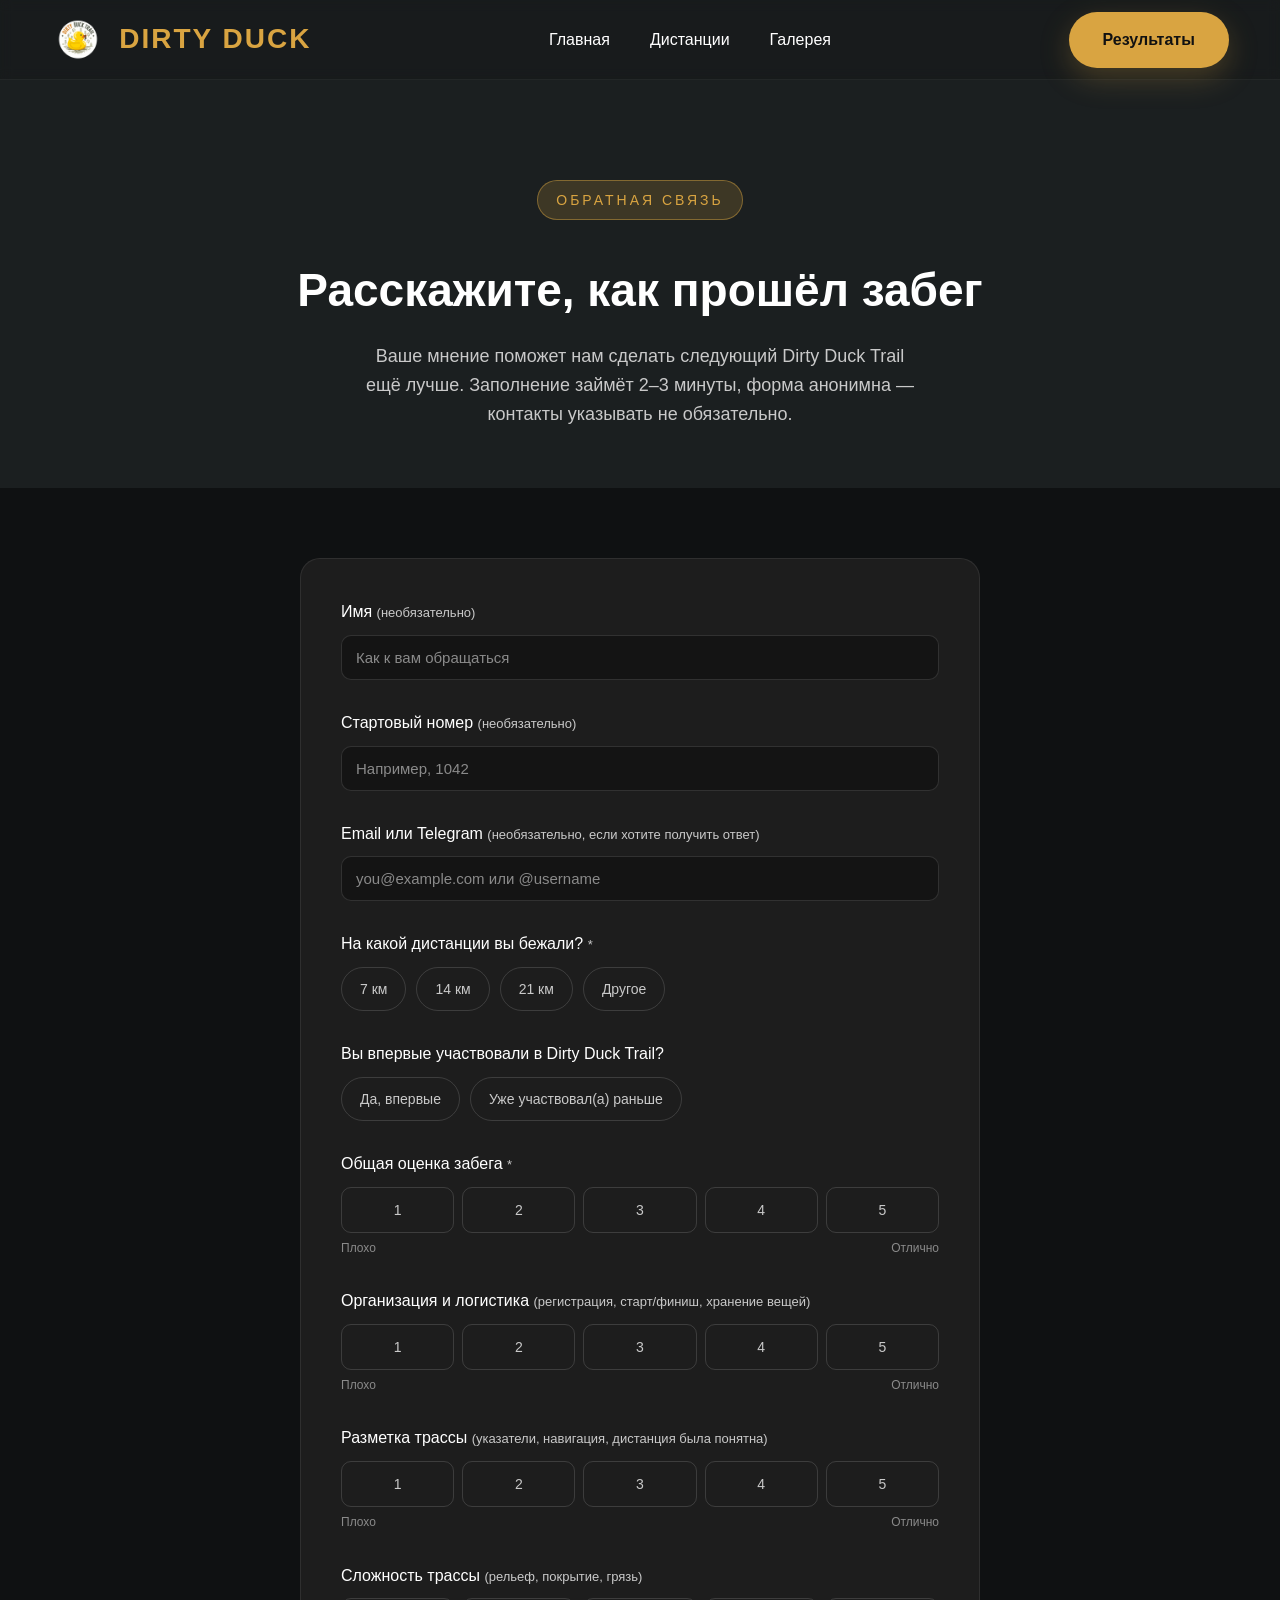
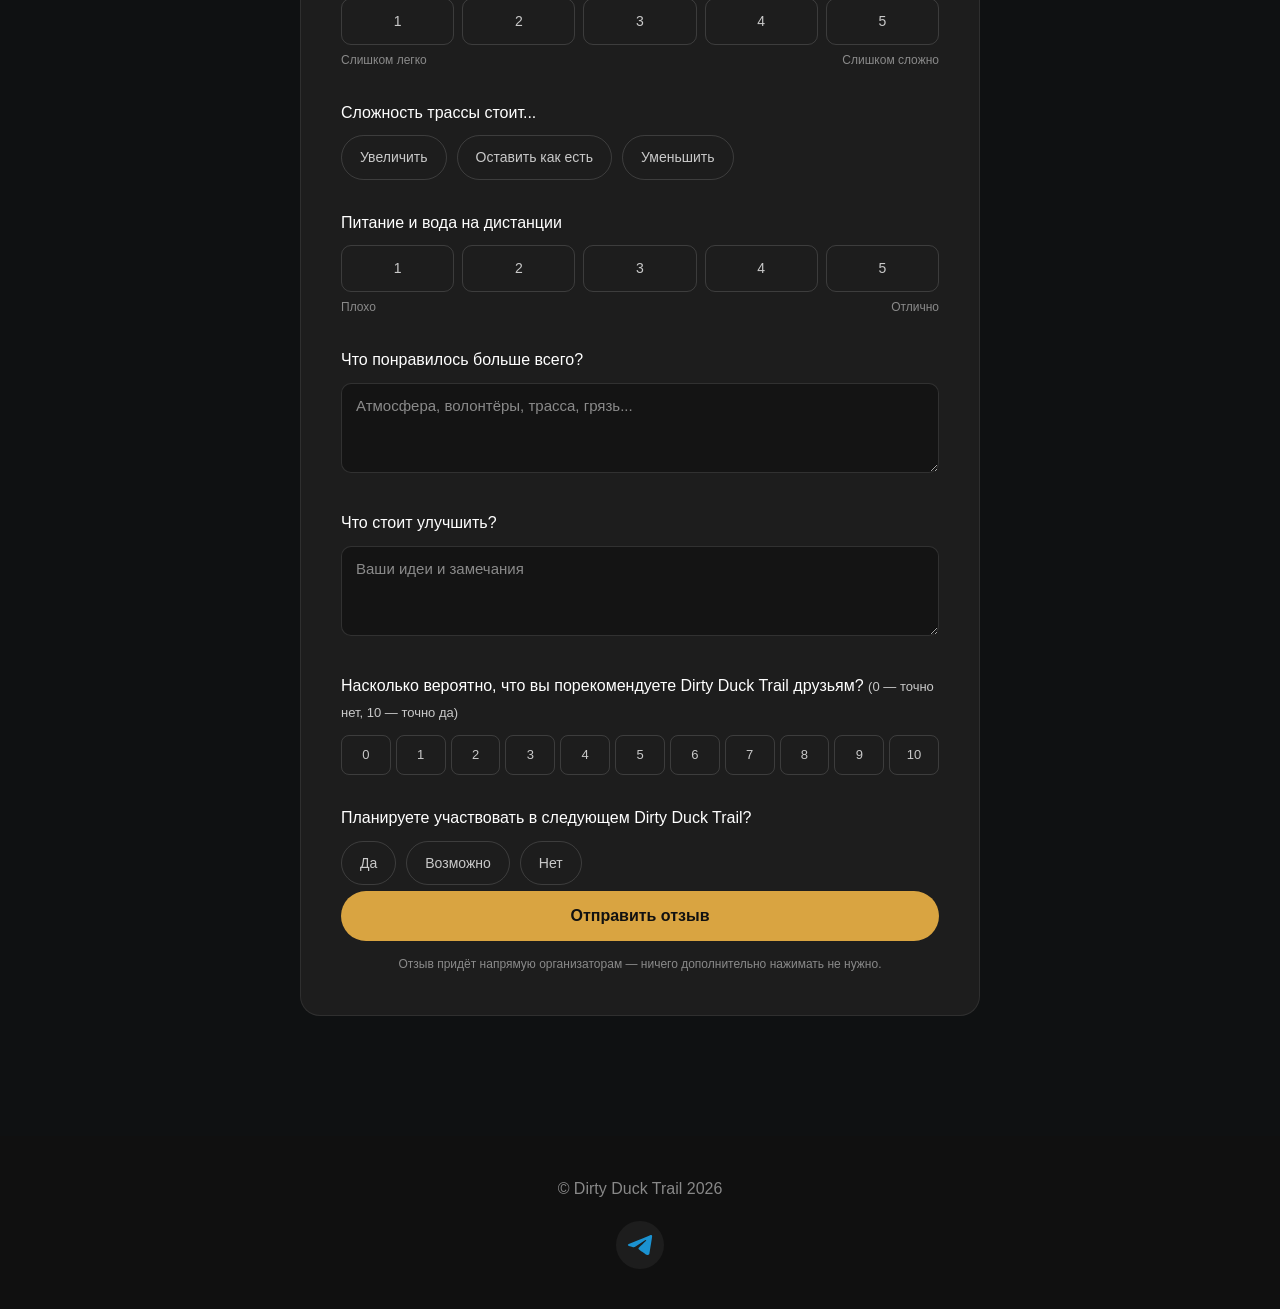
<file: otzyv.html>
<!DOCTYPE html>
<html lang="ru">

<head>

    <meta charset="UTF-8">
    <meta name="viewport" content="width=device-width, initial-scale=1.0">

    <title>Обратная связь участников | Dirty Duck Trail</title>

    <meta name="description" content="Оставьте отзыв о забеге Dirty Duck Trail — помогите нам сделать следующий трейл ещё лучше.">
    <meta name="robots" content="noindex">

    <link rel="stylesheet" href="assets/css/style.css">

    <style>

        .feedback-hero{
            padding:180px 0 60px;
            text-align:center;
            background:var(--bg2);
        }

        .feedback-hero h1{
            font-size:46px;
            margin:14px 0;
        }

        .feedback-hero p{
            color:var(--gray);
            font-size:18px;
            font-weight:300;
            max-width:560px;
            margin:0 auto;
        }

        .feedback-form-section{
            padding:70px 0 120px;
        }

        .feedback-card{
            max-width:680px;
            margin:0 auto;
            background:#1d1d1d;
            border:1px solid rgba(255,255,255,.08);
            border-radius:20px;
            padding:40px;
        }

        .field{
            margin-bottom:30px;
        }

        .field:last-of-type{
            margin-bottom:0;
        }

        label.q{
            display:block;
            font-weight:500;
            font-size:16px;
            margin-bottom:10px;
            color:var(--text);
        }

        label.q .opt{
            font-weight:300;
            color:var(--gray);
            font-size:13px;
        }

        input[type="text"], select, textarea{
            width:100%;
            padding:13px 14px;
            border:1px solid rgba(255,255,255,.12);
            border-radius:10px;
            font-size:15px;
            font-weight:300;
            font-family:inherit;
            background:#141414;
            color:var(--text);
        }

        input[type="text"]::placeholder, textarea::placeholder{
            color:#8a8a8a;
        }

        input[type="text"]:focus, textarea:focus{
            outline:none;
            border-color:var(--accent);
            box-shadow:0 0 0 3px rgba(217,164,65,.18);
        }

        textarea{
            resize:vertical;
            min-height:90px;
        }

        .scale{
            display:flex;
            gap:8px;
            flex-wrap:wrap;
        }

        .scale input{
            display:none;
        }

        .scale label{
            flex:1;
            min-width:44px;
            text-align:center;
            padding:11px 6px;
            border:1px solid rgba(255,255,255,.14);
            border-radius:10px;
            cursor:pointer;
            font-size:14px;
            font-weight:500;
            color:var(--gray);
            transition:.15s;
            user-select:none;
        }

        .scale label:hover{
            border-color:var(--accent);
            color:var(--accent);
        }

        .scale input:checked + label{
            background:var(--accent);
            border-color:var(--accent);
            color:#111;
        }

        .scale-caption{
            display:flex;
            justify-content:space-between;
            font-size:12px;
            font-weight:300;
            color:#8a8a8a;
            margin-top:6px;
        }

        .radio-row{
            display:flex;
            gap:10px;
            flex-wrap:wrap;
        }

        .radio-row input{
            display:none;
        }

        .radio-row label{
            padding:10px 18px;
            border:1px solid rgba(255,255,255,.14);
            border-radius:999px;
            cursor:pointer;
            font-size:14px;
            color:var(--gray);
            font-weight:500;
            transition:.15s;
        }

        .radio-row label:hover{
            border-color:var(--accent);
            color:var(--accent);
        }

        .radio-row input:checked + label{
            background:var(--accent);
            border-color:var(--accent);
            color:#111;
        }

        .nps{
            display:grid;
            grid-template-columns:repeat(11,1fr);
            gap:5px;
        }

        .nps input{
            display:none;
        }

        .nps label{
            text-align:center;
            padding:9px 0;
            border:1px solid rgba(255,255,255,.14);
            border-radius:8px;
            cursor:pointer;
            font-size:13px;
            font-weight:500;
            color:var(--gray);
        }

        .nps input:checked + label{
            background:var(--accent);
            border-color:var(--accent);
            color:#111;
        }

        button.submit{
            width:100%;
            padding:16px;
            margin-top:6px;
            background:var(--accent);
            color:#111;
            border:none;
            border-radius:999px;
            font-size:16px;
            font-weight:600;
            cursor:pointer;
            transition:all .35s ease;
        }

        button.submit:hover{
            transform:translateY(-4px);
            box-shadow:0 18px 45px rgba(217,164,65,.45);
        }

        .hint{
            font-size:12px;
            font-weight:300;
            color:#8a8a8a;
            text-align:center;
            margin-top:14px;
        }

        #thanks{
            display:none;
            max-width:680px;
            margin:0 auto;
            background:#1d1d1d;
            border:1px solid rgba(255,255,255,.08);
            border-radius:20px;
            padding:44px 40px;
            text-align:center;
        }

        #thanks h2{
            margin-top:0;
            font-size:32px;
        }

        #thanks p{
            color:var(--gray);
            font-weight:300;
        }

        #formError{
            display:none;
            max-width:680px;
            margin:0 auto 24px;
            background:rgba(217,90,65,.12);
            border:1px solid rgba(217,90,65,.4);
            border-radius:14px;
            padding:16px 20px;
            color:#f0c9c0;
            font-size:14px;
            text-align:center;
        }

        @media (max-width:600px){
            .nps{grid-template-columns:repeat(6,1fr);}
            .feedback-card, #thanks{padding:26px;}
            .feedback-hero{padding:150px 0 50px;}
            .feedback-hero h1{font-size:32px;}
        }

    </style>

</head>

<body>

<header class="header">

    <div class="container">

        <a href="index.html" class="logo">

            <img src="assets/img/logo/logo.png" alt="Dirty Duck Trail">

            <span>DIRTY DUCK</span>

        </a>

        <nav class="nav">

            <a href="index.html">Главная</a>
            <a href="index.html#routes">Дистанции</a>
            <a href="gallery.html">Галерея</a>

        </nav>

        <a href="index.html#results" class="button">

            Результаты

        </a>

    </div>

</header>

<main>

    <section class="feedback-hero">

        <div class="container">

            <span class="hero-label">ОБРАТНАЯ СВЯЗЬ</span>

            <h1>Расскажите, как прошёл забег</h1>

            <p>
                Ваше мнение поможет нам сделать следующий Dirty Duck Trail ещё лучше.
                Заполнение займёт 2–3 минуты, форма анонимна — контакты указывать не обязательно.
            </p>

        </div>

    </section>

    <section class="feedback-form-section">

        <div class="container">

            <div id="formError">Не получилось отправить отзыв. Попробуйте ещё раз чуть позже или напишите нам напрямую на <strong>grinev970@gmail.com</strong>.</div>

            <form id="feedbackForm" class="feedback-card" action="https://formspree.io/f/xaewaolj" method="POST">

                <input type="text" name="_gotcha" style="display:none">
                <input type="hidden" name="_subject" value="Отзыв о Dirty Duck Trail">

                <div class="field">
                    <label class="q" for="name">Имя <span class="opt">(необязательно)</span></label>
                    <input type="text" id="name" name="name" placeholder="Как к вам обращаться">
                </div>

                <div class="field">
                    <label class="q" for="bib">Стартовый номер <span class="opt">(необязательно)</span></label>
                    <input type="text" id="bib" name="bib" placeholder="Например, 1042" inputmode="numeric">
                </div>

                <div class="field">
                    <label class="q" for="contact">Email или Telegram <span class="opt">(необязательно, если хотите получить ответ)</span></label>
                    <input type="text" id="contact" name="contact" placeholder="you@example.com или @username">
                </div>

                <div class="field">
                    <label class="q">На какой дистанции вы бежали? <span class="opt">*</span></label>
                    <div class="radio-row" id="distanceRow">
                        <input type="radio" id="d7" name="distance" value="7 км (Гадкий утёнок)" required><label for="d7">7 км</label>
                        <input type="radio" id="d14" name="distance" value="14 км (Серая Шейка)"><label for="d14">14 км</label>
                        <input type="radio" id="d21" name="distance" value="21 км (Храбрый утёнок)"><label for="d21">21 км</label>
                        <input type="radio" id="dOther" name="distance" value="other"><label for="dOther">Другое</label>
                    </div>
                    <input type="text" id="distanceOther" placeholder="Укажите дистанцию" style="margin-top:10px;display:none;">
                </div>

                <div class="field">
                    <label class="q">Вы впервые участвовали в Dirty Duck Trail?</label>
                    <div class="radio-row">
                        <input type="radio" id="firstYes" name="firstTime" value="Да, впервые"><label for="firstYes">Да, впервые</label>
                        <input type="radio" id="firstNo" name="firstTime" value="Уже участвовал(а) раньше"><label for="firstNo">Уже участвовал(а) раньше</label>
                    </div>
                </div>

                <div class="field">
                    <label class="q">Общая оценка забега <span class="opt">*</span></label>
                    <div class="scale">
                        <input type="radio" id="o1" name="overall" value="1" required><label for="o1">1</label>
                        <input type="radio" id="o2" name="overall" value="2"><label for="o2">2</label>
                        <input type="radio" id="o3" name="overall" value="3"><label for="o3">3</label>
                        <input type="radio" id="o4" name="overall" value="4"><label for="o4">4</label>
                        <input type="radio" id="o5" name="overall" value="5"><label for="o5">5</label>
                    </div>
                    <div class="scale-caption"><span>Плохо</span><span>Отлично</span></div>
                </div>

                <div class="field">
                    <label class="q">Организация и логистика <span class="opt">(регистрация, старт/финиш, хранение вещей)</span></label>
                    <div class="scale">
                        <input type="radio" id="l1" name="logistics" value="1"><label for="l1">1</label>
                        <input type="radio" id="l2" name="logistics" value="2"><label for="l2">2</label>
                        <input type="radio" id="l3" name="logistics" value="3"><label for="l3">3</label>
                        <input type="radio" id="l4" name="logistics" value="4"><label for="l4">4</label>
                        <input type="radio" id="l5" name="logistics" value="5"><label for="l5">5</label>
                    </div>
                    <div class="scale-caption"><span>Плохо</span><span>Отлично</span></div>
                </div>

                <div class="field">
                    <label class="q">Разметка трассы <span class="opt">(указатели, навигация, дистанция была понятна)</span></label>
                    <div class="scale">
                        <input type="radio" id="m1" name="marking" value="1"><label for="m1">1</label>
                        <input type="radio" id="m2" name="marking" value="2"><label for="m2">2</label>
                        <input type="radio" id="m3" name="marking" value="3"><label for="m3">3</label>
                        <input type="radio" id="m4" name="marking" value="4"><label for="m4">4</label>
                        <input type="radio" id="m5" name="marking" value="5"><label for="m5">5</label>
                    </div>
                    <div class="scale-caption"><span>Плохо</span><span>Отлично</span></div>
                </div>

                <div class="field">
                    <label class="q">Сложность трассы <span class="opt">(рельеф, покрытие, грязь)</span></label>
                    <div class="scale">
                        <input type="radio" id="c1" name="difficulty" value="1"><label for="c1">1</label>
                        <input type="radio" id="c2" name="difficulty" value="2"><label for="c2">2</label>
                        <input type="radio" id="c3" name="difficulty" value="3"><label for="c3">3</label>
                        <input type="radio" id="c4" name="difficulty" value="4"><label for="c4">4</label>
                        <input type="radio" id="c5" name="difficulty" value="5"><label for="c5">5</label>
                    </div>
                    <div class="scale-caption"><span>Слишком легко</span><span>Слишком сложно</span></div>
                </div>

                <div class="field">
                    <label class="q">Сложность трассы стоит...</label>
                    <div class="radio-row">
                        <input type="radio" id="diffUp" name="difficultyChange" value="Увеличить"><label for="diffUp">Увеличить</label>
                        <input type="radio" id="diffSame" name="difficultyChange" value="Оставить как есть"><label for="diffSame">Оставить как есть</label>
                        <input type="radio" id="diffDown" name="difficultyChange" value="Уменьшить"><label for="diffDown">Уменьшить</label>
                    </div>
                </div>

                <div class="field">
                    <label class="q">Питание и вода на дистанции</label>
                    <div class="scale">
                        <input type="radio" id="f1" name="fuel" value="1"><label for="f1">1</label>
                        <input type="radio" id="f2" name="fuel" value="2"><label for="f2">2</label>
                        <input type="radio" id="f3" name="fuel" value="3"><label for="f3">3</label>
                        <input type="radio" id="f4" name="fuel" value="4"><label for="f4">4</label>
                        <input type="radio" id="f5" name="fuel" value="5"><label for="f5">5</label>
                    </div>
                    <div class="scale-caption"><span>Плохо</span><span>Отлично</span></div>
                </div>

                <div class="field">
                    <label class="q" for="best">Что понравилось больше всего?</label>
                    <textarea id="best" name="best" placeholder="Атмосфера, волонтёры, трасса, грязь..."></textarea>
                </div>

                <div class="field">
                    <label class="q" for="improve">Что стоит улучшить?</label>
                    <textarea id="improve" name="improve" placeholder="Ваши идеи и замечания"></textarea>
                </div>

                <div class="field">
                    <label class="q">Насколько вероятно, что вы порекомендуете Dirty Duck Trail друзьям? <span class="opt">(0 — точно нет, 10 — точно да)</span></label>
                    <div class="nps">
                        <input type="radio" id="n0" name="nps" value="0"><label for="n0">0</label>
                        <input type="radio" id="n1" name="nps" value="1"><label for="n1">1</label>
                        <input type="radio" id="n2" name="nps" value="2"><label for="n2">2</label>
                        <input type="radio" id="n3" name="nps" value="3"><label for="n3">3</label>
                        <input type="radio" id="n4" name="nps" value="4"><label for="n4">4</label>
                        <input type="radio" id="n5" name="nps" value="5"><label for="n5">5</label>
                        <input type="radio" id="n6" name="nps" value="6"><label for="n6">6</label>
                        <input type="radio" id="n7" name="nps" value="7"><label for="n7">7</label>
                        <input type="radio" id="n8" name="nps" value="8"><label for="n8">8</label>
                        <input type="radio" id="n9" name="nps" value="9"><label for="n9">9</label>
                        <input type="radio" id="n10" name="nps" value="10"><label for="n10">10</label>
                    </div>
                </div>

                <div class="field">
                    <label class="q">Планируете участвовать в следующем Dirty Duck Trail?</label>
                    <div class="radio-row">
                        <input type="radio" id="nextYes" name="next" value="Да"><label for="nextYes">Да</label>
                        <input type="radio" id="nextMaybe" name="next" value="Возможно"><label for="nextMaybe">Возможно</label>
                        <input type="radio" id="nextNo" name="next" value="Нет"><label for="nextNo">Нет</label>
                    </div>
                </div>

                <button type="submit" class="submit">Отправить отзыв</button>
                <p class="hint">Отзыв придёт напрямую организаторам — ничего дополнительно нажимать не нужно.</p>

            </form>

            <div id="thanks">
                <h2>Спасибо за отзыв! 🦆</h2>
                <p>Мы получили ваш отзыв и обязательно его прочитаем — он поможет сделать следующий Dirty Duck Trail ещё лучше.</p>
            </div>

        </div>

    </section>

</main>

<footer class="footer">
    <div class="container">

        <p>© Dirty Duck Trail 2026</p>

        <div class="footer-social">
            <a href="https://t.me/dirtyducktrail"
               target="_blank"
               rel="noopener noreferrer">

                <img src="assets/img/icons/telegram.svg"
                     alt="Telegram">

            </a>
        </div>

    </div>
</footer>

<script src="assets/js/script.js"></script>

<script>
    const distanceOther = document.getElementById('distanceOther');
    document.getElementById('distanceRow').addEventListener('change', function(e){
        distanceOther.style.display = (e.target.value === 'other') ? 'block' : 'none';
        if(e.target.value === 'other'){ distanceOther.focus(); }
    });

    const form = document.getElementById('feedbackForm');
    const errorBox = document.getElementById('formError');

    form.addEventListener('submit', async function(e){
        e.preventDefault();
        errorBox.style.display = 'none';

        const submitBtn = form.querySelector('button.submit');
        submitBtn.disabled = true;
        submitBtn.textContent = 'Отправляем...';

        const data = new FormData(form);
        if(data.get('distance') === 'other'){
            data.set('distance', distanceOther.value.trim() || 'не указано');
        }

        try {
            const response = await fetch(form.action, {
                method: 'POST',
                body: data,
                headers: { 'Accept': 'application/json' }
            });

            if(response.ok){
                form.style.display = 'none';
                document.getElementById('thanks').style.display = 'block';
            } else {
                throw new Error('Formspree responded with an error');
            }
        } catch (err) {
            errorBox.style.display = 'block';
            errorBox.scrollIntoView({ behavior: 'smooth', block: 'center' });
            submitBtn.disabled = false;
            submitBtn.textContent = 'Отправить отзыв';
        }
    });
</script>

</body>

</html>
</file>
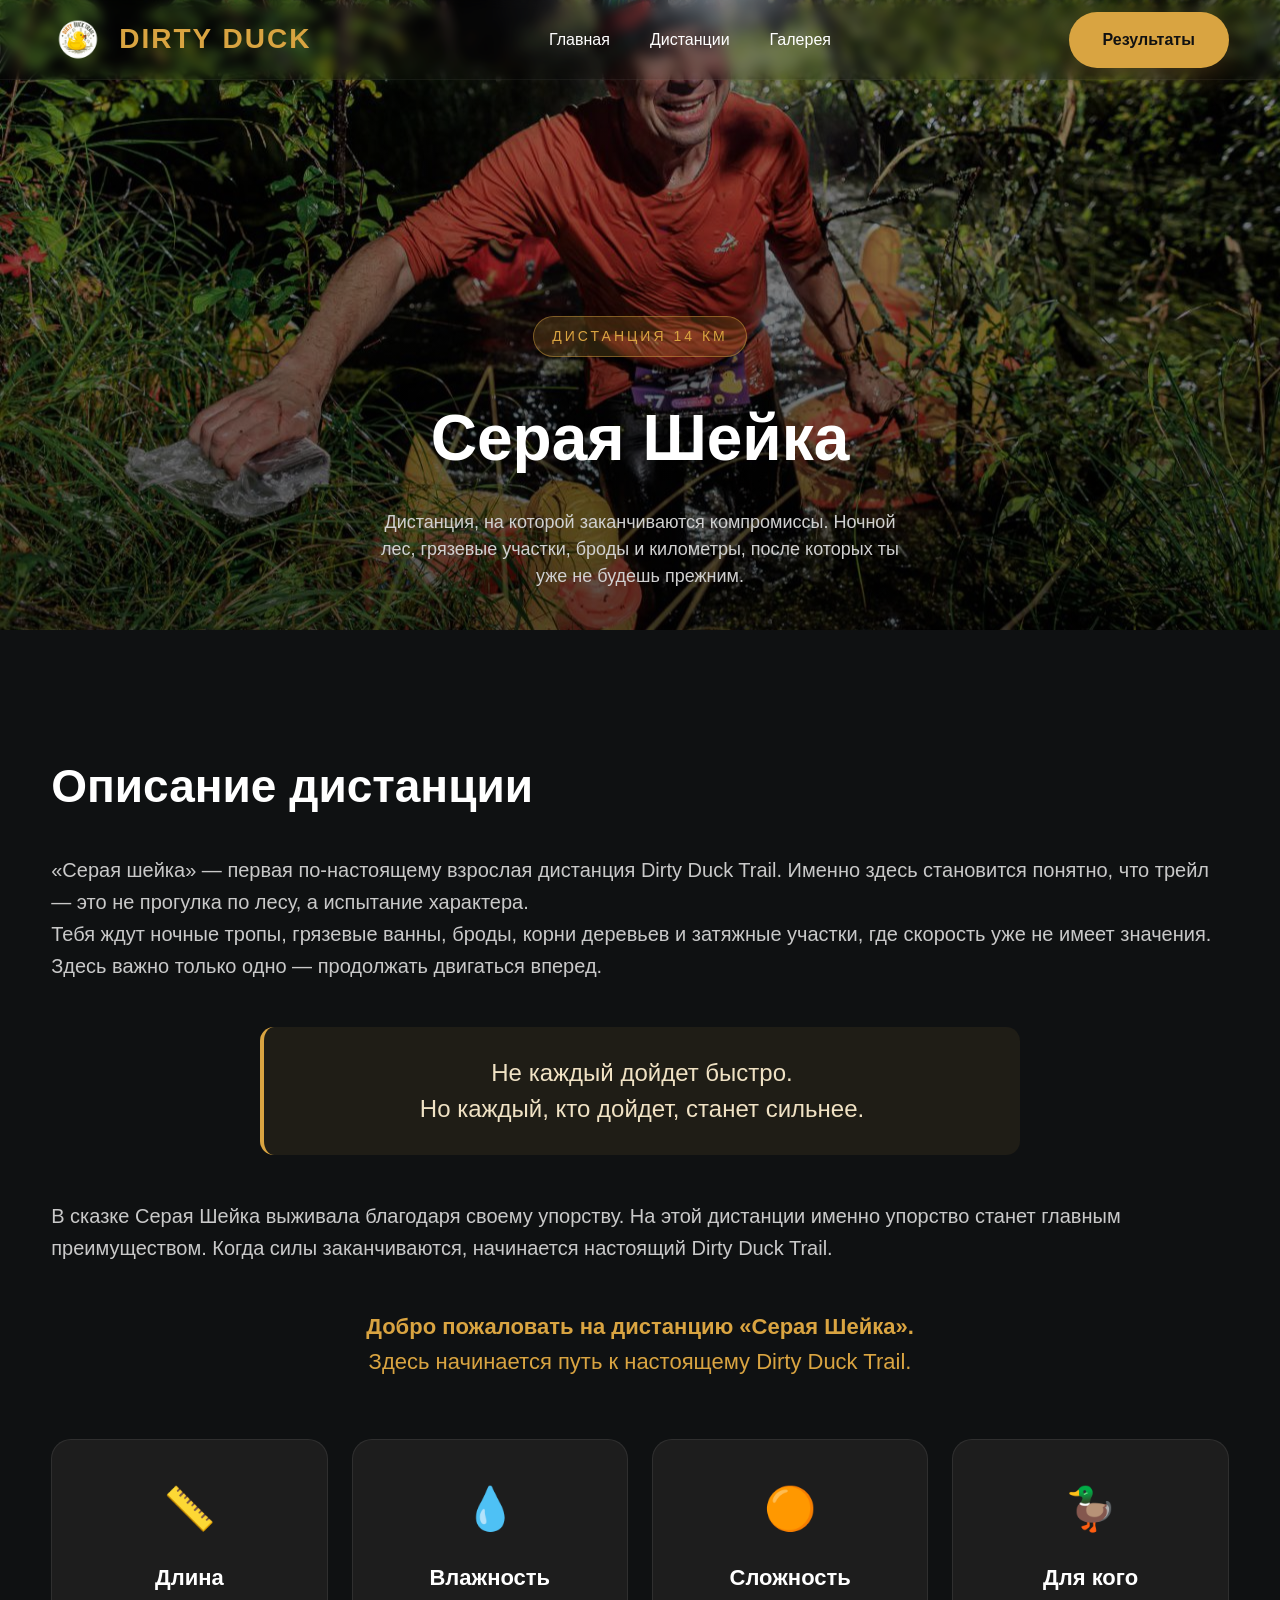
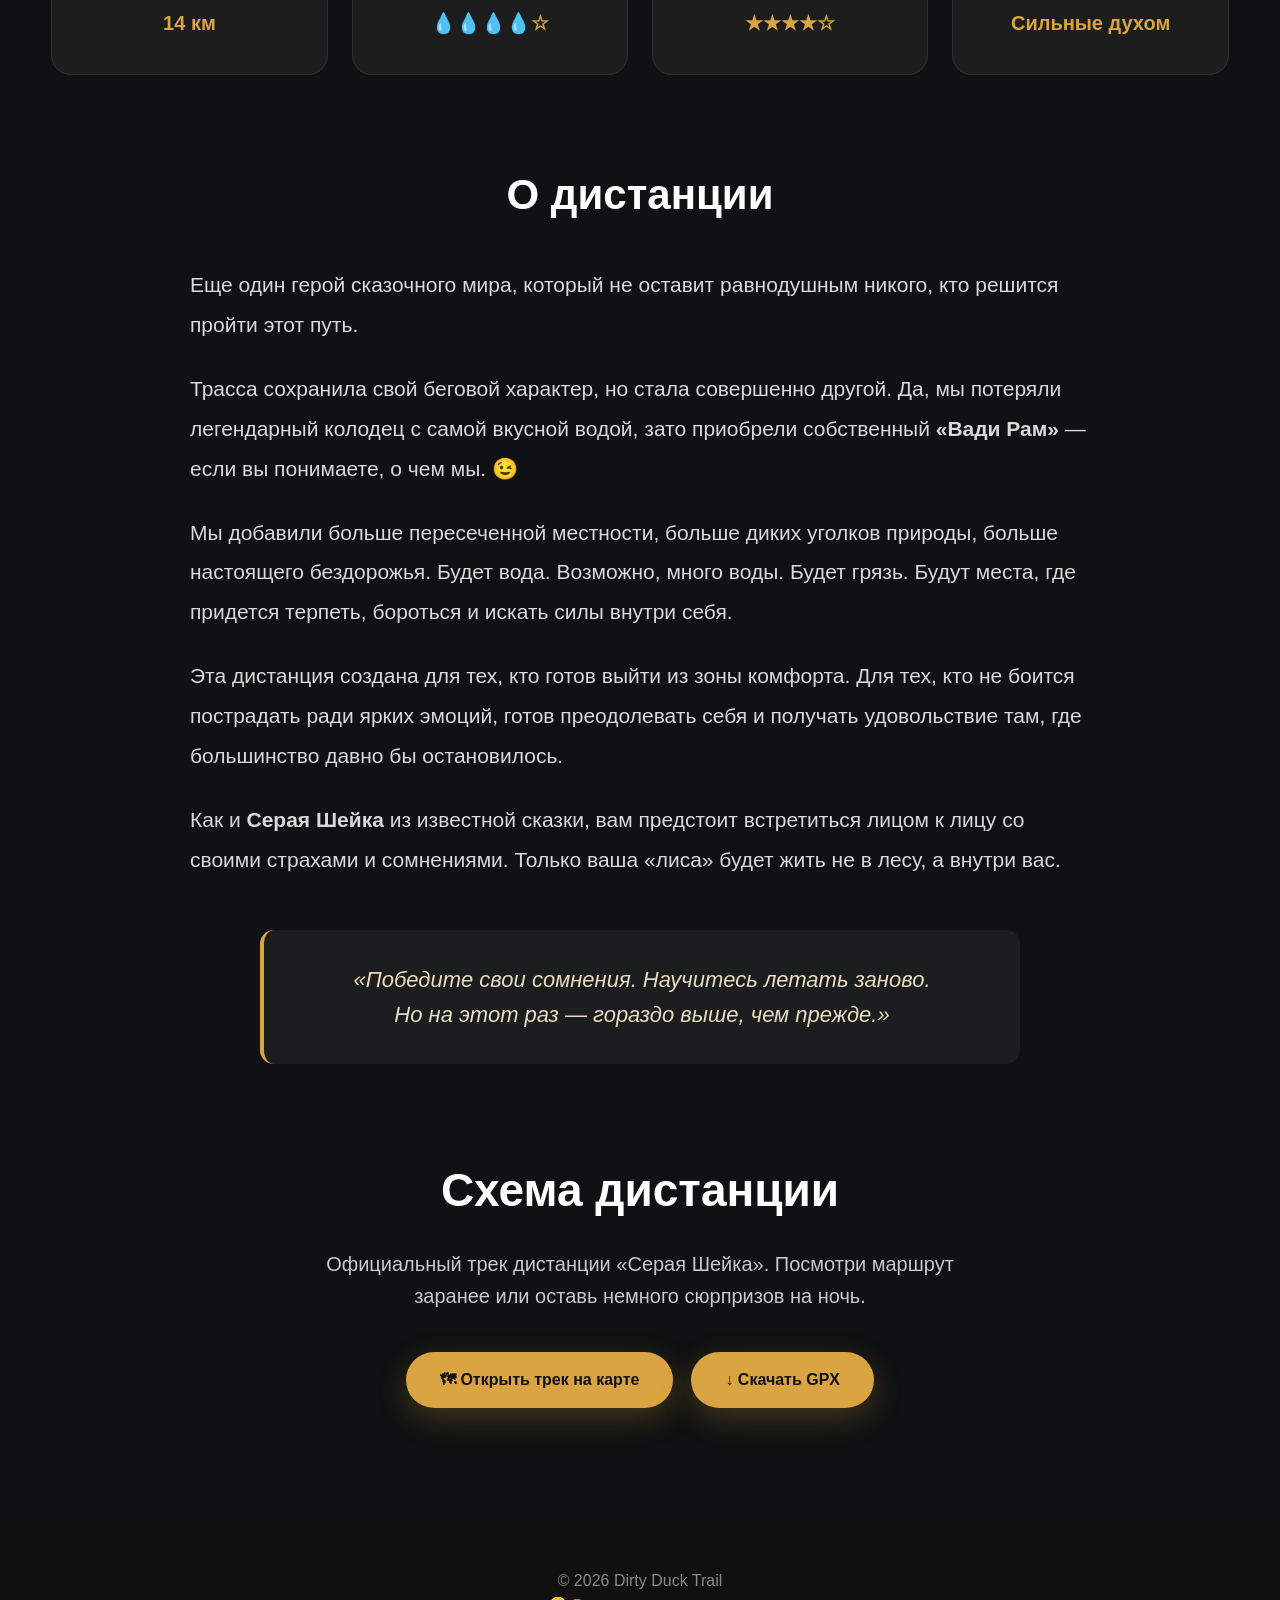
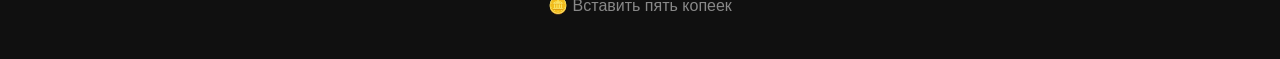
<file: route-14.html>
<!DOCTYPE html>
<html lang="ru">

<head>

    <meta charset="UTF-8">
    <meta name="viewport" content="width=device-width, initial-scale=1.0">

    <title>14 км — Серая Шейка | Dirty Duck Trail</title>

    <link rel="stylesheet" href="assets/css/style.css">

</head>

<body>

<header class="header">

    <div class="container">

        <a href="index.html" class="logo">

            <img src="assets/img/logo/logo.png" alt="Dirty Duck Trail">

            <span>DIRTY DUCK</span>

        </a>

        <nav class="nav">

            <a href="index.html">Главная</a>
            <a href="index.html#routes">Дистанции</a>
            <a href="gallery.html">Галерея</a>

        </nav>

        <a href="index.html#results" class="button">

            Результаты

        </a>

    </div>

</header>

<main>

    <section class="route-hero route-14-hero">

        <div class="route-hero-content">

            <span class="hero-label">
                ДИСТАНЦИЯ 14 КМ
            </span>

            <h1>
                Серая Шейка
            </h1>

            <p>
                Дистанция, на которой заканчиваются компромиссы. Ночной лес,
                грязевые участки, броды и километры, после которых ты уже
                не будешь прежним.
            </p>

        </div>

    </section>

    <section class="section">

        <div class="container">

            <h2>Описание дистанции</h2>

            <p>
                «Серая шейка» — первая по-настоящему взрослая дистанция Dirty Duck Trail.
                Именно здесь становится понятно, что трейл — это не прогулка по лесу,
                а испытание характера.
            </p>

            <p>
                Тебя ждут ночные тропы, грязевые ванны, броды, корни деревьев
                и затяжные участки, где скорость уже не имеет значения.
                Здесь важно только одно — продолжать двигаться вперед.
            </p>

            <p class="route-highlight">
                Не каждый дойдет быстро.<br>
                Но каждый, кто дойдет, станет сильнее.
            </p>

            <p>
                В сказке Серая Шейка выживала благодаря своему упорству.
                На этой дистанции именно упорство станет главным преимуществом.
                Когда силы заканчиваются, начинается настоящий Dirty Duck Trail.
            </p>

            <p class="route-ending">
                <strong>Добро пожаловать на дистанцию «Серая Шейка».</strong><br>
                Здесь начинается путь к настоящему Dirty Duck Trail.
            </p>

            <div class="route-specs">

                <div class="spec-card">
                    <div class="spec-icon">📏</div>
                    <h3>Длина</h3>
                    <p>14 км</p>
                </div>

                <div class="spec-card">
                    <div class="spec-icon">💧</div>
                    <h3>Влажность</h3>
                    <p>💧💧💧💧☆</p>
                </div>

                <div class="spec-card">
                    <div class="spec-icon">🟠</div>
                    <h3>Сложность</h3>
                    <p>★★★★☆</p>
                </div>

                <div class="spec-card">
                    <div class="spec-icon">🦆</div>
                    <h3>Для кого</h3>
                    <p>Сильные духом</p>
                </div>

            </div>

            <section class="route-story">

                <h2>О дистанции</h2>

                <p>
                    Еще один герой сказочного мира, который не оставит равнодушным никого,
                    кто решится пройти этот путь.
                </p>

                <p>
                    Трасса сохранила свой беговой характер, но стала совершенно другой.
                    Да, мы потеряли легендарный колодец с самой вкусной водой, зато приобрели
                    собственный <strong>«Вади Рам»</strong> — если вы понимаете, о чем мы. 😉
                </p>

                <p>
                    Мы добавили больше пересеченной местности, больше диких уголков природы,
                    больше настоящего бездорожья. Будет вода. Возможно, много воды.
                    Будет грязь. Будут места, где придется терпеть, бороться
                    и искать силы внутри себя.
                </p>

                <p>
                    Эта дистанция создана для тех, кто готов выйти из зоны комфорта.
                    Для тех, кто не боится пострадать ради ярких эмоций,
                    готов преодолевать себя и получать удовольствие там,
                    где большинство давно бы остановилось.
                </p>

                <p>
                    Как и <strong>Серая Шейка</strong> из известной сказки, вам предстоит
                    встретиться лицом к лицу со своими страхами и сомнениями.
                    Только ваша «лиса» будет жить не в лесу, а внутри вас.
                </p>

                <div class="route-quote">
                    <p>
                        «Победите свои сомнения. Научитесь летать заново.<br>
                        Но на этот раз — гораздо выше, чем прежде.»
                    </p>
                </div>

            </section>

            <section class="route-map">

                <h2>Схема дистанции</h2>

                <p class="map-text">
                    Официальный трек дистанции «Серая Шейка».
                    Посмотри маршрут заранее или оставь немного сюрпризов на ночь.
                </p>

                <div class="route-map-actions">

                    <a
                        href="https://nakarte.me/#nktu=https%3A%2F%2Fdirtyducktrail.ru%2Ftracks%2Fdirty-duck-14-2026.gpx"
                        class="button"
                        target="_blank"
                        rel="noopener">
                        🗺 Открыть трек на карте
                    </a>

                    <a
                        href="tracks/dirty-duck-14-2026.gpx"
                        class="button"
                        download>
                        ↓ Скачать GPX
                    </a>

                </div>

            </section>

        </div>

    </section>

</main>

<footer class="footer">

    <div class="container">

        <p>
            © 2026 Dirty Duck Trail
        </p>

        <a href="otzyv.html" class="footer-feedback">🪙 Вставить пять копеек</a>

    </div>

</footer>

<script src="assets/js/script.js"></script>

</body>

</html>
</file>
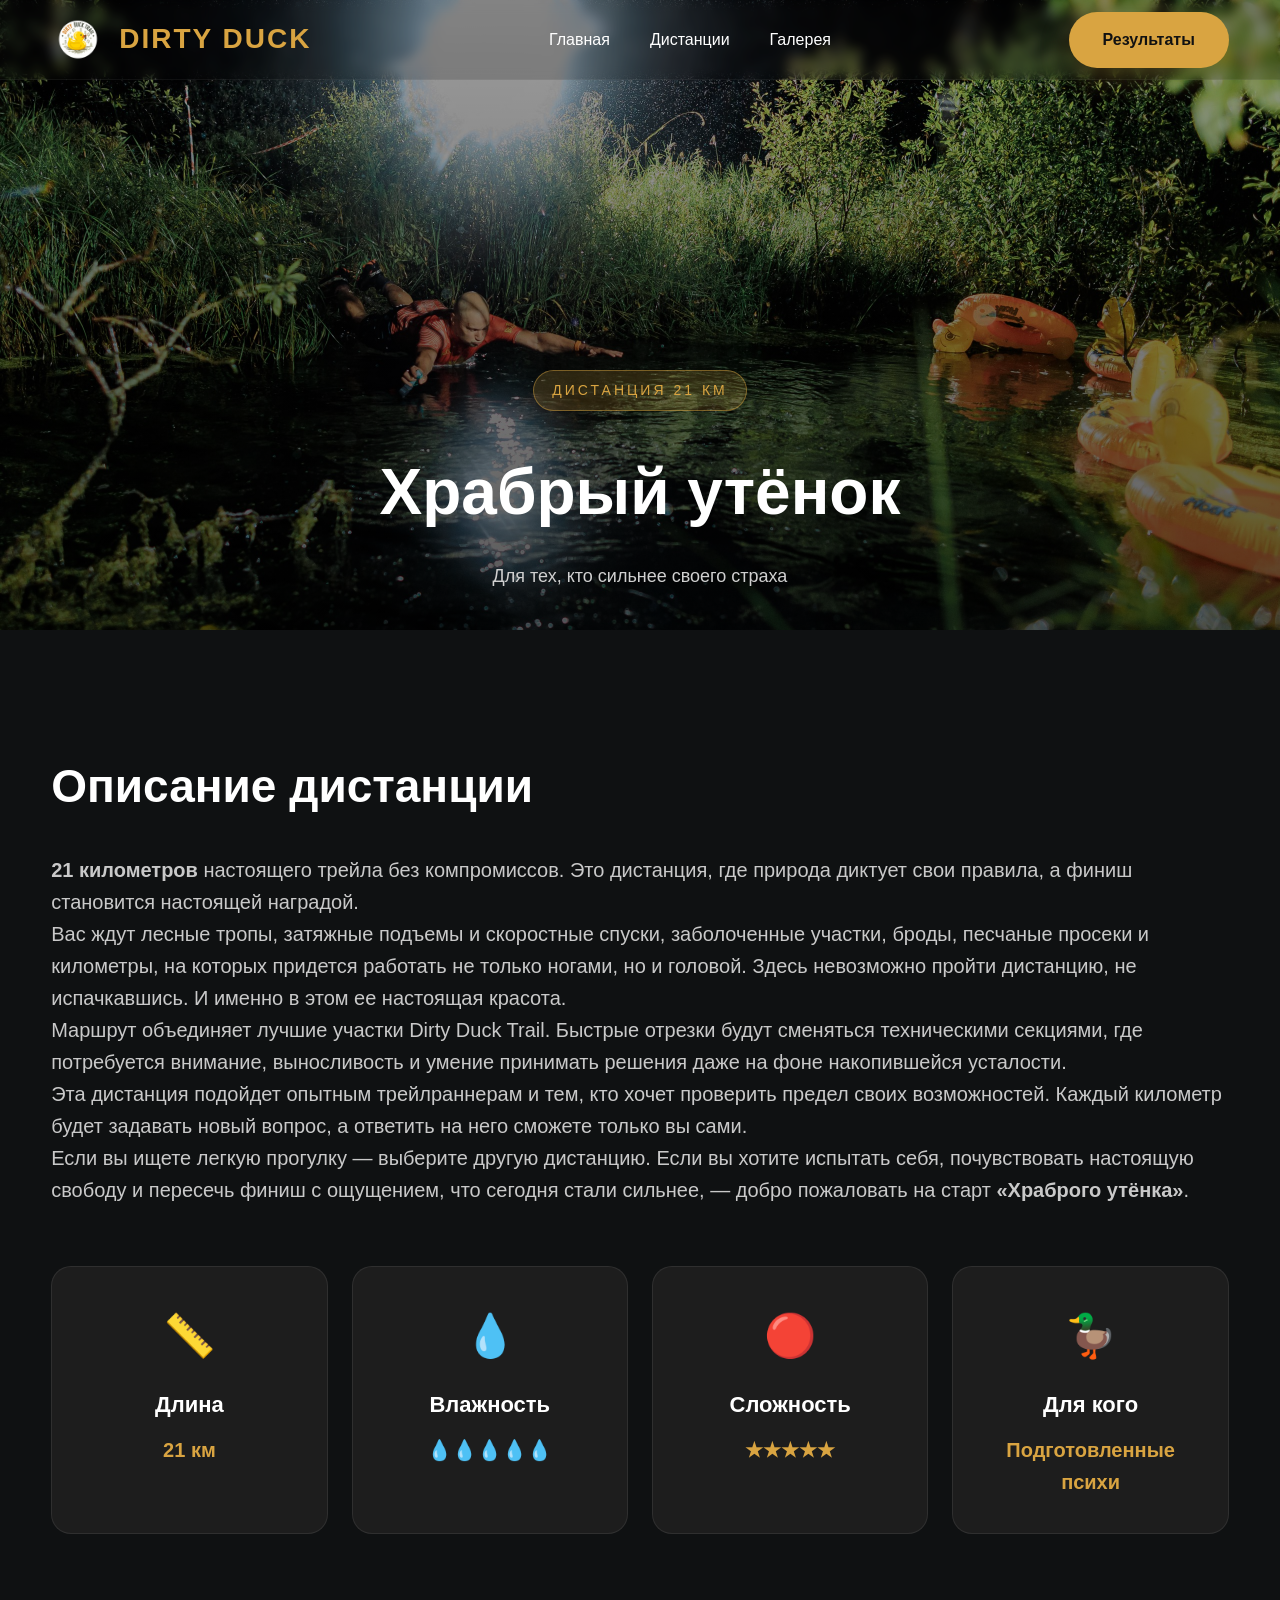
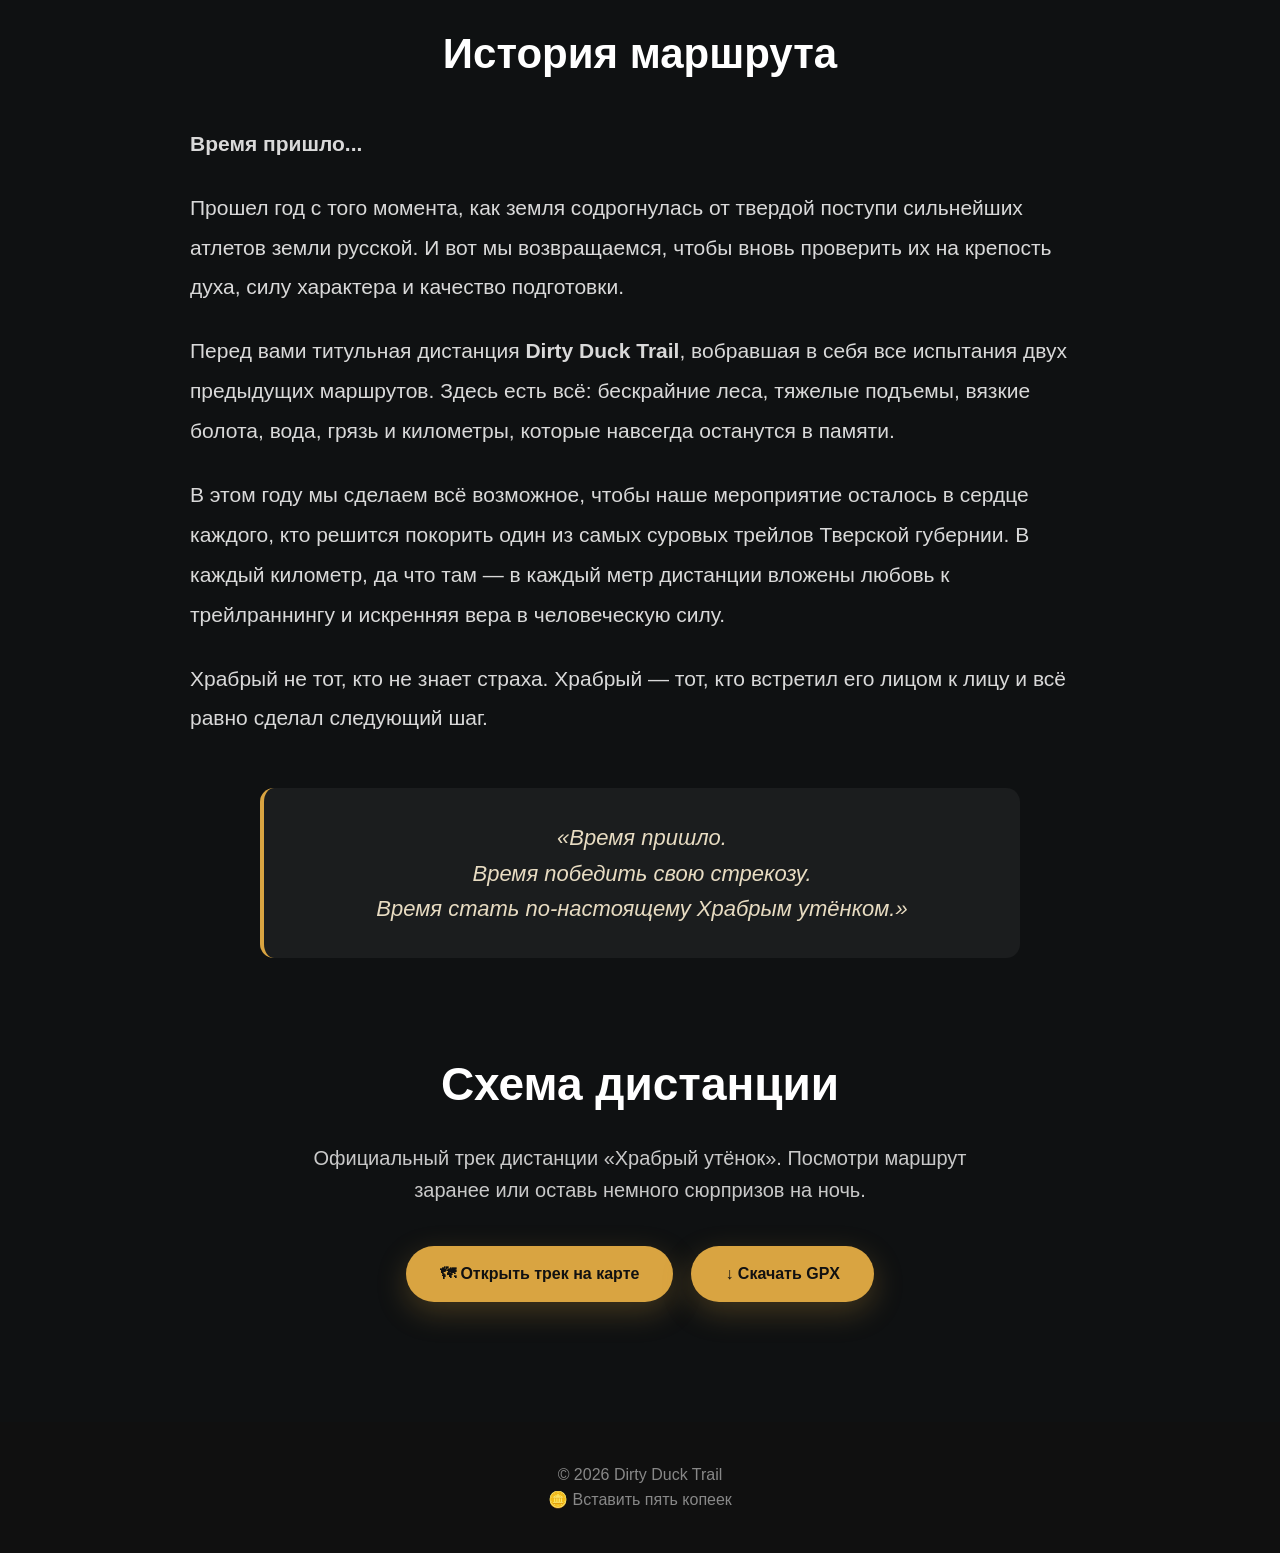
<file: route-21.html>
<!DOCTYPE html>
<html lang="ru">

<head>

    <meta charset="UTF-8">
    <meta name="viewport" content="width=device-width, initial-scale=1.0">

    <title>21 км — Храбрый утёнок | Dirty Duck Trail</title>

    <link rel="stylesheet" href="assets/css/style.css">

</head>

<body>

<header class="header">

    <div class="container">

        <a href="index.html" class="logo">

            <img src="assets/img/logo/logo.png" alt="Dirty Duck Trail">

            <span>DIRTY DUCK</span>

        </a>

        <nav class="nav">

            <a href="index.html">Главная</a>
            <a href="index.html#routes">Дистанции</a>
            <a href="gallery.html">Галерея</a>

        </nav>

        <a href="index.html#results" class="button">

            Результаты

        </a>

    </div>

</header>

<main>

    <section class="route-hero route-21-hero">

        <div class="route-hero-content">

            <span class="hero-label">
                ДИСТАНЦИЯ 21 КМ
            </span>

            <h1>
                Храбрый утёнок
            </h1>

            <p>
                Для тех, кто сильнее своего страха
            </p>

        </div>

    </section>

    <section class="section">

        <div class="container">

            <h2>Описание дистанции</h2>

            <p>
                <strong>21 километров</strong> настоящего трейла без компромиссов.
                Это дистанция, где природа диктует свои правила, а финиш становится
                настоящей наградой.
            </p>

            <p>
                Вас ждут лесные тропы, затяжные подъемы и скоростные спуски,
                заболоченные участки, броды, песчаные просеки и километры,
                на которых придется работать не только ногами, но и головой.
                Здесь невозможно пройти дистанцию, не испачкавшись.
                И именно в этом ее настоящая красота.
            </p>

            <p>
                Маршрут объединяет лучшие участки Dirty Duck Trail.
                Быстрые отрезки будут сменяться техническими секциями,
                где потребуется внимание, выносливость и умение принимать решения
                даже на фоне накопившейся усталости.
            </p>

            <p>
                Эта дистанция подойдет опытным трейлраннерам и тем,
                кто хочет проверить предел своих возможностей.
                Каждый километр будет задавать новый вопрос,
                а ответить на него сможете только вы сами.
            </p>

            <p>
                Если вы ищете легкую прогулку — выберите другую дистанцию.
                Если вы хотите испытать себя, почувствовать настоящую свободу
                и пересечь финиш с ощущением, что сегодня стали сильнее,
                — добро пожаловать на старт <strong>«Храброго утёнка»</strong>.
            </p>

            <div class="route-specs">

                <div class="spec-card">
                    <div class="spec-icon">📏</div>
                    <h3>Длина</h3>
                    <p>21 км</p>
                </div>

                <div class="spec-card">
                    <div class="spec-icon">💧</div>
                    <h3>Влажность</h3>
                    <p>💧💧💧💧💧</p>
                </div>

                <div class="spec-card">
                    <div class="spec-icon">🔴</div>
                    <h3>Сложность</h3>
                    <p>★★★★★</p>
                </div>

                <div class="spec-card">
                    <div class="spec-icon">🦆</div>
                    <h3>Для кого</h3>
                    <p>Подготовленные психи</p>
                </div>

            </div>

            <section class="route-story">

                <h2>История маршрута</h2>

                <p>
                    <strong>Время пришло...</strong>
                </p>

                <p>
                    Прошел год с того момента, как земля содрогнулась от твердой поступи
                    сильнейших атлетов земли русской. И вот мы возвращаемся, чтобы вновь
                    проверить их на крепость духа, силу характера и качество подготовки.
                </p>

                <p>
                    Перед вами титульная дистанция <strong>Dirty Duck Trail</strong>,
                    вобравшая в себя все испытания двух предыдущих маршрутов.
                    Здесь есть всё: бескрайние леса, тяжелые подъемы, вязкие болота,
                    вода, грязь и километры, которые навсегда останутся в памяти.
                </p>

                <p>
                    В этом году мы сделаем всё возможное, чтобы наше мероприятие осталось
                    в сердце каждого, кто решится покорить один из самых суровых трейлов
                    Тверской губернии. В каждый километр, да что там — в каждый метр
                    дистанции вложены любовь к трейлраннингу и искренняя вера
                    в человеческую силу.
                </p>

                <p>
                    Храбрый не тот, кто не знает страха. Храбрый — тот, кто встретил его
                    лицом к лицу и всё равно сделал следующий шаг.
                </p>

                <div class="route-quote">
                    <p>
                        «Время пришло.<br>
                        Время победить свою стрекозу.<br>
                        Время стать по-настоящему Храбрым утёнком.»
                    </p>
                </div>

            </section>

            <section class="route-map">

                <h2>Схема дистанции</h2>

                <p class="map-text">
                    Официальный трек дистанции «Храбрый утёнок».
                    Посмотри маршрут заранее или оставь немного сюрпризов на ночь.
                </p>

                <div class="route-map-actions">

                    <a
                        href="https://nakarte.me/#nktu=https%3A%2F%2Fdirtyducktrail.ru%2Ftracks%2Fdirty-duck-21-2026.gpx"
                        class="button"
                        target="_blank"
                        rel="noopener">
                        🗺 Открыть трек на карте
                    </a>

                    <a
                        href="tracks/dirty-duck-21-2026.gpx"
                        class="button"
                        download>
                        ↓ Скачать GPX
                    </a>

                </div>

            </section>

        </div>

    </section>

</main>

<footer class="footer">

    <div class="container">

        <p>
            © 2026 Dirty Duck Trail
        </p>

        <a href="otzyv.html" class="footer-feedback">🪙 Вставить пять копеек</a>

    </div>

</footer>

<script src="assets/js/script.js"></script>

</body>

</html>
</file>
<file: assets/css/style.css>
/* ==========================
   DIRTY DUCK TRAIL
   style.css v1.0
========================== */

:root{

    --bg:#0f1112;
    --bg2:#1b1f20;
    --bg3:#242a2b;

    --accent:#d9a441;
    --accent-dark:#b8862f;

    --green:#5d7d3f;

    --text:#ffffff;
    --gray:#c9c9c9;

}

*{

    margin:0;
    padding:0;
    box-sizing:border-box;

}

html{

    scroll-behavior:smooth;

}

body{

    font-family:Segoe UI,Arial,sans-serif;

    background:var(--bg);

    color:var(--text);

    line-height:1.6;

}

img{

    max-width:100%;
    display:block;

}

a{

    text-decoration:none;

    color:inherit;

}

.container{

    width:min(1200px,92%);
    margin:auto;

}

/* ==========================
        HEADER
========================== */

.header{

    position:fixed;

    top:0;

    left:0;

    width:100%;

    height:80px;

    display:flex;

    align-items:center;

    z-index:1000;

    transition:.35s;

    background:rgba(15,15,15,.18);

    backdrop-filter:blur(6px);

    border-bottom:1px solid rgba(255,255,255,.05);

}

.header .container{

    display:flex;

    justify-content:space-between;

    align-items:center;

}

.logo{

    display:flex;

    align-items:center;

    gap:14px;

    color:var(--accent);

    font-size:28px;

    font-weight:800;

    letter-spacing:2px;

    transition:.3s;

}
.logo img{

    width:54px;

    height:54px;

    object-fit:contain;

    transition:.35s;

}

.logo:hover img{

    transform:rotate(-10deg) scale(1.08);

}

.logo:hover{

    color:#f4c766;

}
.nav{

    display:flex;

    gap:40px;

}

.nav a{

    transition:.3s;

}

.nav a:hover{

    color:var(--accent);

}

.button{

    display:inline-flex;

    align-items:center;

    justify-content:center;

    min-height:56px;

    padding:0 34px;

    background:var(--accent);

    color:#111;

    border-radius:999px;

    font-weight:700;

    transition:all .35s ease;

    box-shadow:0 10px 30px rgba(217,164,65,.25);

}

.button:hover{

    transform:translateY(-4px);

    box-shadow:0 18px 45px rgba(217,164,65,.45);

}
.route-content .button{
    margin-top: auto;
}
/* ==========================
          HERO
========================== */

.hero{

    position: relative;

    display:flex;
    align-items:center;

    min-height:100vh;

    padding-top:120px;
padding-bottom:80px;

    background:
    linear-gradient(
        rgba(10,10,10,.45),
        rgba(10,10,10,.75)
    ),
    url("../img/hero/hero.jpg");

    background-size:cover;
    background-position:center;
    background-attachment:fixed;

    overflow:hidden;

}

.hero-content{

    position:relative;

    z-index:2;

    max-width:720px;

    transform: translateY(80px);

}

.hero-label{

    display:inline-block;

    margin-bottom:20px;

    padding:8px 18px;

    background:rgba(217,164,65,.18);

    border:1px solid rgba(217,164,65,.45);

    border-radius:30px;

    color:var(--accent);

    letter-spacing:3px;

    text-transform:uppercase;

    font-size:14px;

}

.hero h1{

    font-size:88px;

    font-weight:900;

    line-height:.95;

    margin-bottom:25px;

    text-transform:uppercase;

    text-shadow:0 10px 35px rgba(0,0,0,.45);

}

.hero p{

    font-size:24px;

    color:#e0e0e0;

    max-width:650px;

    margin-bottom:30px;

}

/* ==========================
        SECTIONS
========================== */

.section{

    padding:120px 0;

}

.section h2{

    font-size:46px;

    margin-bottom:30px;

}

.section p{

    color:var(--gray);

    font-size:20px;

}

/* ==========================
        FOOTER
========================== */

.footer{

    background:#101010;

    padding:40px 0;

    text-align:center;

    color:#888;

}
.footer-social{
    margin-top:20px;
    display:flex;
    justify-content:center;
}

.footer-social a{
    display:inline-flex;
    align-items:center;
    justify-content:center;
    width:48px;
    height:48px;
    border-radius:50%;
    background:#1d1d1d;
    transition:.3s;
}

.footer-social a:hover{
    background:var(--accent);
    transform:translateY(-3px);
}

.footer-social img{
    width:26px;
    height:26px;
}

/* ==========================
        MOBILE
========================== */

@media (max-width: 900px){

    .hero h1{
        font-size:52px;
    }

    .nav{
        display:none;
    }

    .section{
        padding:80px 0;
    }

}

.header.scrolled{

    background:rgba(18,18,18,.95);

    backdrop-filter:blur(18px);

    box-shadow:0 10px 30px rgba(0,0,0,.35);

}
/* ==========================
        ROUTES
========================== */

.routes-grid{

    display:grid;

    grid-template-columns:repeat(4,1fr);

    gap:24px;

    margin-top:60px;

}
@media (max-width:1100px){

    .routes-grid{

        grid-template-columns:repeat(2,1fr);

    }

}

@media (max-width:700px){

    .routes-grid{

        grid-template-columns:1fr;

    }

}
.route-card{
    background:#1d1d1d;
    border-radius:24px;
    overflow:hidden;
    transition:.35s;
    border:1px solid rgba(255,255,255,.08);

    display:flex;
    flex-direction:column;
    height:100%;
}

.route-card:hover{

    transform:translateY(-10px);

    box-shadow:0 20px 45px rgba(0,0,0,.35);

}

.route-image{

    height:220px;

    background-size:cover;

    background-position:center center;

}

/* Пока используем заглушки.
   Потом заменим на реальные фотографии */

.route-3{
    background:
        linear-gradient(rgba(0,0,0,.35), rgba(0,0,0,.55)),
        url("../img/routes/route-3/3km.jpg");

    background-size: cover;
    background-position: center;
}

.route-7{
    background:
        linear-gradient(rgba(0,0,0,.35), rgba(0,0,0,.55)),
        url("../img/routes/route-7/7km.jpg");

    background-size: cover;
    background-position: center;
}

.route-14{
    background-image:
        linear-gradient(rgba(0,0,0,.35), rgba(0,0,0,.55)),
        url("../img/routes/route-14/14km.jpg") !important;

    background-size: cover;
    background-position: center;
    background-repeat: no-repeat;
}

.route-21{
    background-image:
        linear-gradient(rgba(0,0,0,.35), rgba(0,0,0,.55)),
        url("../img/routes/route-21/21km.jpg") !important;

    background-size: cover;
    background-position: center;
    background-repeat: no-repeat;
}

.route-3,
.route-7,
.route-14,
.route-21{
    background-size:cover;
    background-position:center;
}
.route-content{
    display: flex;
    flex-direction: column;
    flex: 1;
    padding: 24px;

    justify-content: space-between;
}

.route-distance{

    display:inline-block;

    background:var(--accent);

    color:#111;

    font-weight:700;

    padding:6px 16px;

    border-radius:30px;

    margin-bottom:20px;

}

.route-content h3{

    font-size:28px;

    margin-bottom:18px;

}

.route-info{

    list-style:none;

    margin-bottom:28px;

}

.route-info li{

    margin-bottom:10px;

    color:#cfcfcf;

}
/* ==========================
        ABOUT
========================== */

.about{

    display:grid;

    grid-template-columns:1fr 1fr;

    gap:60px;

    align-items:center;

}

.about-image{

    min-height:500px;

    border-radius:24px;

    background:
    linear-gradient(rgba(0,0,0,.25),rgba(0,0,0,.45)),
    url("../img/about/about.jpg");

    background-size:cover;

    background-position:center;

    box-shadow:0 25px 60px rgba(0,0,0,.35);

}

.about-content h2{

    margin:25px 0;

    font-size:48px;

}

.about-content p{

    margin-bottom:35px;

}

.about-list{

    list-style:none;

}

.about-list li{

    padding:14px 0;

    border-bottom:1px solid rgba(255,255,255,.08);

    font-size:20px;

}
/* ==========================
        HERO BUTTONS
========================== */

.hero-buttons{

    display:flex;

    justify-content:flex-start;

    margin-top:10px;

}

.button-outline{

    background:transparent;

    color:#fff;

    border:2px solid var(--accent);

}

.button-outline:hover{

    background:var(--accent);

    color:#111;

}

.scroll-down{

    margin-top:40px;

    display:flex;

    justify-content:center;

}

.scroll-down span {
    display: block;
    width: 18px;
    height: 18px;
    background: #b8d8d8;
    border-radius: 50% 50% 50% 0;
    transform: rotate(-45deg);
    animation: drop 1.8s infinite;
}
@keyframes drop {

    0% {
        transform: rotate(-45deg) translateY(0);
        opacity: 1;
    }

    50% {
        transform: rotate(-45deg) translateY(10px);
        opacity: 0.5;
    }

    100% {
        transform: rotate(-45deg) translateY(0);
        opacity: 1;
    }

}

.scroll-down span::before{

    content:"";

    position:absolute;

    left:50%;

    top:8px;

    width:6px;

    height:6px;

    background:var(--accent);

    border-radius:50%;

    transform:translateX(-50%);

    animation:scrollDown 2s infinite;

}

@keyframes scrollDown{

    0%{

        opacity:0;

        transform:translate(-50%,0);

    }

    40%{

        opacity:1;

    }

    100%{

        opacity:0;

        transform:translate(-50%,20px);

    }

}
.route-content h3 {
    font-size: 24px;
    white-space: nowrap;
}
/* ==========================
        GALLERY
========================== */

.gallery-grid{

    display:grid;

    grid-template-columns:repeat(3,1fr);

    gap:20px;

    margin-top:50px;

}

.gallery-item{

    overflow:hidden;

    border-radius:20px;

    cursor:pointer;

}

.gallery-item img{

    width:100%;

    height:280px;

    object-fit:cover;

    transition:0.4s;

}

.gallery-item:hover img{

    transform:scale(1.08);

}

@media (max-width:900px){

    .gallery-grid{

        grid-template-columns:repeat(2,1fr);

    }

}

@media (max-width:600px){

    .gallery-grid{

        grid-template-columns:1fr;

    }

}
.gallery-more{

    display:flex;

    justify-content:center;

    margin-top:50px;

}
.gallery-more .button{

    min-width:280px;

    justify-content:center;

    font-size:18px;

}
/* ==========================
        GALLERY
========================== */

.gallery-grid{

    display:grid;

    grid-template-columns:repeat(auto-fill,minmax(300px,1fr));

    gap:25px;

    margin-top:50px;

}

.gallery-item{

    overflow:hidden;

    border-radius:20px;

    cursor:pointer;

    background:#1b1b1b;

    aspect-ratio:4/3;

    box-shadow:0 10px 25px rgba(0,0,0,.25);

}

.gallery-item img{

    width:100%;

    height:100%;

    object-fit:cover;

    transition:.45s;

}

.gallery-item:hover img{

    transform:scale(1.08);

}

.gallery-item:hover{

    box-shadow:0 20px 45px rgba(0,0,0,.45);

}
/* ==========================
        LIGHTBOX
========================== */

.lightbox{

    position:fixed;

    inset:0;

    background:rgba(0,0,0,.92);

    display:flex;

    justify-content:center;

    align-items:center;

    opacity:0;

    visibility:hidden;

    transition:.3s;

    z-index:9999;

}

.lightbox.active{

    opacity:1;

    visibility:visible;

}

.lightbox img{

    max-width:90%;

    max-height:90%;

    border-radius:12px;

    box-shadow:0 25px 70px rgba(0,0,0,.6);

}

.lightbox-close{

    position:absolute;

    top:30px;

    right:40px;

    font-size:54px;

    color:white;

    cursor:pointer;

    transition:.25s;

}

.lightbox-close:hover{

    color:var(--accent);

}
.lightbox-prev,
.lightbox-next{

    position:absolute;

    top:50%;

    transform:translateY(-50%);

    font-size:70px;

    color:white;

    cursor:pointer;

    user-select:none;

    transition:.25s;

    padding:20px;

}

.lightbox-prev{

    left:30px;

}

.lightbox-next{

    right:30px;

}

.lightbox-prev:hover,
.lightbox-next:hover{

    color:var(--accent);

}
/* ==========================
      HOME GALLERY
========================== */

.home-gallery{

    display:grid;

    grid-template-columns:2fr 1fr 1fr;

    grid-template-rows:220px 220px;

    gap:18px;

    margin-top:45px;

}

.home-gallery img{

    width:100%;

    height:100%;

    object-fit:cover;

    border-radius:18px;

    transition:.35s;

    cursor:pointer;

}

.home-gallery img:hover{

    transform:scale(1.03);

}

.home-gallery .big{

    grid-row:span 2;

}

@media(max-width:900px){

    .home-gallery{

        grid-template-columns:1fr 1fr;

    }

    .home-gallery .big{

        grid-column:span 2;

        grid-row:span 1;

        height:320px;

    }

}
/* ==========================
        HERO INFO
========================== */

.hero-info{

    display:grid;

    grid-template-columns:repeat(3,1fr);

    gap:20px;

    margin:40px 0;

}
@media (max-width:900px){

    .hero-info{

        grid-template-columns:1fr;

    }

}

.hero-info-item{

    display:flex;

    align-items:center;

    gap:15px;

    padding:14px 18px;

    background:rgba(255,255,255,.08);

    border:1px solid rgba(255,255,255,.1);

    border-radius:18px;

    backdrop-filter:blur(8px);

}

.hero-info-item strong{

    display:block;

    font-size:16px;

    line-height:1.2;

    white-space:nowrap;

}

.hero-info-item strong{

    display:block;

    font-size:18px;

}

.hero-info-item small{

    color:#cfcfcf;

    font-size:13px;

    white-space:nowrap;

}
/* ==========================
        COUNTDOWN
========================== */

.countdown{

    margin:50px 0;

}

.countdown-title{

    font-size:18px;

    text-transform:uppercase;

    letter-spacing:3px;

    color:var(--accent);

    margin-bottom:20px;

}

.countdown-grid{

    display:grid;

    grid-template-columns:repeat(4,110px);

    gap:18px;

}

.countdown-item{

    background:rgba(255,255,255,.08);

    border:1px solid rgba(217,164,65,.25);

    backdrop-filter:blur(8px);

    border-radius:20px;

    text-align:center;

    padding:20px 10px;

    transition:.3s;

}

.countdown-item:hover{

    transform:translateY(-4px);

    border-color:var(--accent);

}

.countdown-item span{

    display:block;

    font-size:42px;

    font-weight:900;

    color:#fff;

    line-height:1;

}

.countdown-item small{

    display:block;

    margin-top:10px;

    color:#cfcfcf;

    font-size:14px;

    text-transform:uppercase;

    letter-spacing:1px;

}

.race-finished{

    margin:50px auto 0;

    display:table;

    text-align:center;

    background:rgba(255,255,255,.08);

    border:1px solid rgba(217,164,65,.25);

    backdrop-filter:blur(8px);

    border-radius:20px;

    padding:26px 34px;

}

.race-finished-badge{

    font-size:24px;

    font-weight:900;

    color:var(--accent);

    margin-bottom:8px;

}

.race-finished-text{

    color:var(--gray);

    font-size:16px;

}

@media(max-width:700px){

    .countdown-grid{

        grid-template-columns:repeat(2,1fr);

    }

}
/* ==========================
        REGISTER
========================== */

.register{

    max-width:900px;

    margin:auto;

    text-align:center;

    padding:80px 60px;

    border-radius:30px;

    background:
    linear-gradient(
        rgba(20,20,20,.92),
        rgba(20,20,20,.92)
    ),
    url("../img/register/register.jpg");

    background-size:cover;

    background-position:center;

    border:1px solid rgba(217,164,65,.18);

    box-shadow:0 25px 70px rgba(0,0,0,.35);

}

.register h2{

    font-size:52px;

    margin:20px 0;

}

.register p{

    max-width:650px;

    margin:0 auto 35px;

    font-size:20px;

    color:#d5d5d5;

}

.register-button{

    display:inline-flex;

    align-items:center;

    justify-content:center;

    min-width:320px;

    height:64px;

    font-size:20px;

}

.register-note{

    margin-top:35px;

    font-size:15px;

    color:#9b9b9b;

}

.results-stub{

    margin-top:10px;

    display:inline-block;

    background:rgba(255,255,255,.06);

    border:1px dashed rgba(217,164,65,.4);

    border-radius:20px;

    padding:34px 44px;

}

.results-stub-icon{

    display:block;

    font-size:38px;

    margin-bottom:12px;

}

.results-stub p{

    margin:0;

    color:#cfcfcf;

    font-size:16px;

    max-width:420px;

}

@media(max-width:700px){

    .register{

        padding:50px 25px;

    }

    .register h2{

        font-size:36px;

    }

    .register-button{

        width:100%;

        min-width:auto;

    }

}
/* ==========================
      REGISTER FEATURES
========================== */

.register-features{

    display:grid;

    grid-template-columns:repeat(2,1fr);

    gap:18px;

    margin:40px 0;

}

.feature{

    display:flex;

    align-items:center;

    gap:14px;

    padding:18px 22px;

    background:rgba(255,255,255,.06);

    border:1px solid rgba(217,164,65,.15);

    border-radius:16px;

    transition:.3s;

    font-size:18px;

}

.feature:hover{

    transform:translateY(-4px);

    border-color:var(--accent);

    background:rgba(217,164,65,.08);

}

.feature span{

    color:#e8e8e8;

}

@media(max-width:700px){

    .register-features{

        grid-template-columns:1fr;

    }

}
/* ==========================
      ROUTE PAGE
========================== */

.route-hero{
    min-height:75vh;
    display:flex;
    align-items:flex-end;

    background: linear-gradient(rgba(0,0,0,.35),rgba(0,0,0,.55));

    background-size:cover;
    background-position:center;
    position:relative;
    height:70vh;
    min-height:500px;
    justify-content:center;
    overflow:hidden;
}
.route-hero-content {
    position: absolute;
    bottom: 40px;
    left: 50%;
    transform: translateX(-50%);
    
    width: 90%;
    max-width: 700px;

    text-align: center;
    color: white;
}
.route-hero-content h1 {
    font-size: 64px;
    margin: 10px 0;
    text-align: center;
}


/* ==========================
      ROUTE SPECS
========================== */

.route-specs{

    display:grid;

    grid-template-columns:repeat(4,1fr);

    gap:24px;

    margin:60px 0;

}

.spec-card{

    background:#1d1d1d;

    border-radius:20px;

    padding:35px 25px;

    text-align:center;

    border:1px solid rgba(255,255,255,.08);

    transition:.3s;

}

.spec-card:hover{

    transform:translateY(-8px);

    border-color:var(--accent);

}

.spec-icon{

    font-size:42px;

    margin-bottom:18px;

}

.spec-card h3{

    font-size:22px;

    margin-bottom:12px;

}

.spec-card p{

    font-size:20px;

    color:#d9a441;

    font-weight:700;

}

@media(max-width:900px){

    .route-specs{

        grid-template-columns:repeat(2,1fr);

    }

}

@media(max-width:600px){

    .route-specs{

        grid-template-columns:1fr;

    }

}
/* ==========================
        ROUTE STORY
========================== */

.route-story{

    max-width:900px;

    margin:80px auto 0;

    line-height:1.9;

}

.route-story h2{

    font-size:42px;

    margin-bottom:30px;

    text-align:center;

}

.route-story p{

    margin-bottom:24px;

    font-size:21px;

    color:#d9d9d9;

}
/* ==========================
        ROUTE MAP
========================== */

.route-map{

    margin-top:90px;

    text-align:center;

}

.route-map h2{

    margin-bottom:20px;

}

.map-text{

    max-width:700px;

    margin:0 auto 40px;

}

.map-image{

    border-radius:24px;

    overflow:hidden;

    box-shadow:0 25px 60px rgba(0,0,0,.35);

}

.map-image img{

    width:100%;

    display:block;

}
.route-hero-content p {
    font-size: 18px;
    line-height: 1.5;
    max-width: 520px;
    margin: 20px auto 0;
    color: #d0d0d0;
    text-align: center;
}
.route-7-hero {
    background-image: url("../img/routes/route-7/7km.jpg");
    background-size: cover;
    background-position: center 40%;
}
.route-7 {
    background-position: center 35%;;
}
/* ==========================
   ROUTE QUOTE
========================== */

.route-quote{

    max-width:760px;

    margin:50px auto 0;

    padding:32px 36px;

    background:rgba(255,255,255,.05);

    border-left:4px solid var(--accent);

    border-radius:14px;

}

.route-quote p{

    margin:0;

    font-size:22px;

    line-height:1.6;

    font-style:italic;

    color:#e8dcc2;

    text-align:center;

}

@media (max-width:600px){

    .route-quote{

        padding:24px 20px;

    }

    .route-quote p{

        font-size:19px;

    }

}
/* ==========================
   ROUTE HERO BACKGROUNDS
========================== */

.route-7-hero{

    background-image:
        linear-gradient(rgba(0,0,0,.35), rgba(0,0,0,.65)),
        url("../img/routes/route-7/7km.jpg");

    background-size:cover;
    background-position:center 40%;
    background-repeat:no-repeat;

}

.route-14-hero{

    background-image:
        linear-gradient(rgba(0,0,0,.35), rgba(0,0,0,.65)),
        url("../img/routes/route-14/14km.jpg");

    background-size:cover;
    background-position:center;
    background-repeat:no-repeat;

}

.route-21-hero{

    background-image:
        linear-gradient(rgba(0,0,0,.35), rgba(0,0,0,.65)),
        url("../img/routes/route-21/21km.jpg");

    background-size:cover;
    background-position:center;
    background-repeat:no-repeat;

}

/* ==========================
   ROUTE MAP ACTIONS
========================== */

.route-map-actions{

    display:flex;
    flex-wrap:wrap;
    justify-content:center;
    gap:18px;
    margin-top:30px;

}

@media (max-width:600px){

    .route-map-actions{
        flex-direction:column;
        align-items:stretch;
    }

    .route-map-actions .button{
        width:100%;
    }

}

/* ==========================
   ROUTE TEXT ACCENTS
========================== */

p.route-highlight{

    max-width:760px;
    margin:45px auto;
    padding:28px 32px;
    background:rgba(217,164,65,.08);
    border-left:4px solid var(--accent);
    border-radius:14px;
    font-size:24px;
    line-height:1.5;
    color:#f0e2c4;
    text-align:center;

}

p.route-ending{

    max-width:760px;
    margin:45px auto 0;
    font-size:22px;
    line-height:1.6;
    color:var(--accent);
    text-align:center;

}

@media (max-width:600px){

    p.route-highlight{
        padding:22px 20px;
        font-size:20px;
    }

    p.route-ending{
        font-size:19px;
    }

}

/* ==========================
   ROUTE QUOTE
========================== */

.route-quote{

    max-width:760px;
    margin:50px auto 0;
    padding:32px 36px;
    background:rgba(255,255,255,.05);
    border-left:4px solid var(--accent);
    border-radius:14px;

}

.route-quote p{

    margin:0;
    font-size:22px;
    line-height:1.6;
    font-style:italic;
    color:#e8dcc2;
    text-align:center;

}

@media (max-width:600px){

    .route-quote{
        padding:24px 20px;
    }

    .route-quote p{
        font-size:19px;
    }

}
/* ==========================
   MOBILE FIX 2026
========================== */

html,
body{
    overflow-x:hidden;
}

@media (max-width:900px){

    /* шапка: прячем текст логотипа и кнопку,
       вместо этого показываем навигацию */

    .logo span{
        display:none;
    }

    .logo img{
        width:42px;
        height:42px;
    }

    .header .container > .button{
        display:none;
    }

    .nav{
        display:flex;
        gap:16px;
        font-size:13px;
    }

    /* первый экран */

    .hero{
        background-attachment:scroll;
        min-height:auto;
        padding-top:110px;
        padding-bottom:60px;
    }

    .hero-content{
        transform:none;
    }

    .hero p{
        font-size:18px;
    }

    .hero-info-item strong,
    .hero-info-item small{
        white-space:normal;
    }

    /* заголовки */

    .section h2{
        font-size:30px;
    }

    .route-hero{
        height:auto;
        min-height:60vh;
    }

    .route-hero-content h1{
        font-size:36px;
    }

    .route-story h2{
        font-size:28px;
    }

    .route-story p{
        font-size:18px;
    }

    /* карточки дистанций */

    .route-content h3{
        white-space:normal;
    }

    .register h2{
        font-size:32px;
    }

}

@media (max-width:600px){

    .hero h1{
        font-size:42px;
    }

    .route-hero-content h1{
        font-size:30px;
    }

    .nav{
        gap:12px;
        font-size:12px;
    }

}
/* ==========================
   ABOUT MOBILE
========================== */

@media (max-width:900px){

    .about{
        grid-template-columns:1fr;
        gap:30px;
    }

    .about-image{
        min-height:0;
        height:240px;
        order:-1;
    }

    .about-content h2{
        margin:0 0 18px;
        font-size:30px;
    }

    .about-content p{
        margin-bottom:24px;
        font-size:17px;
    }

    .about-list li{
        padding:12px 0;
        font-size:17px;
    }

}
</file>
